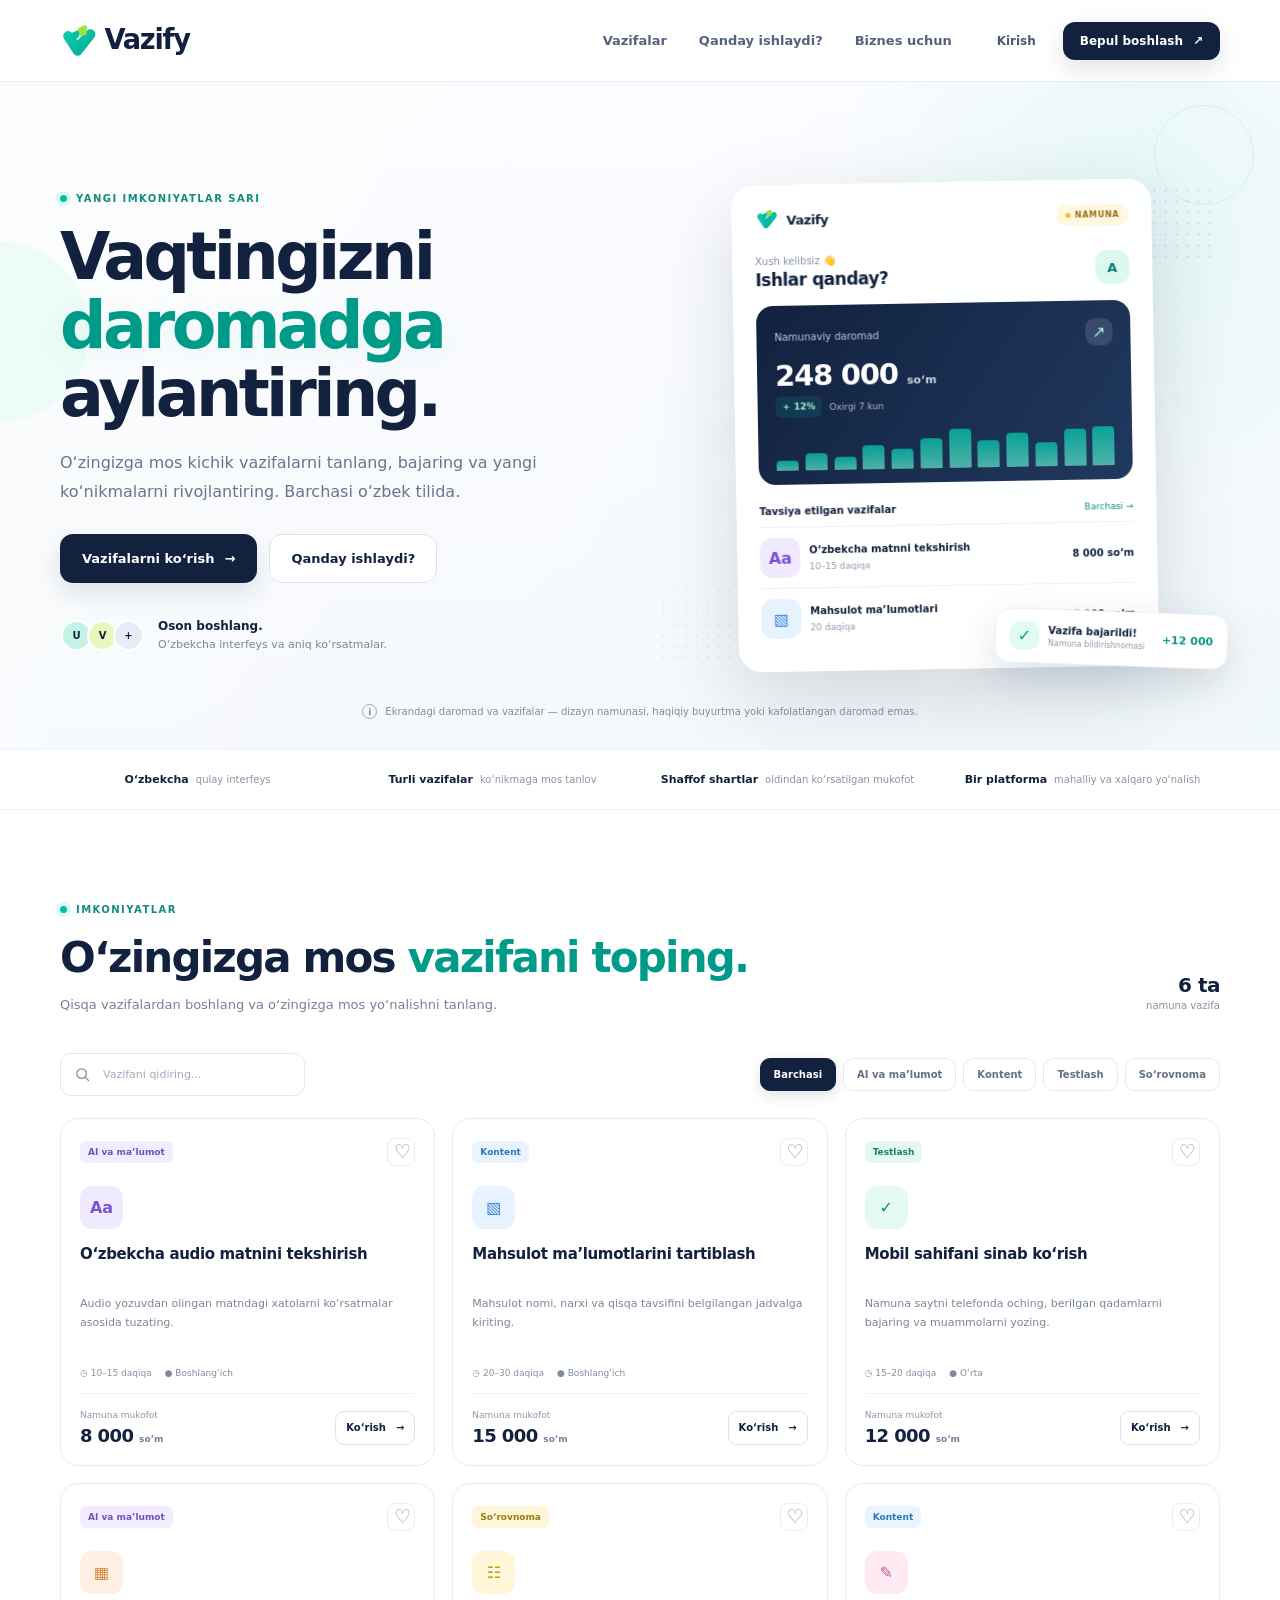
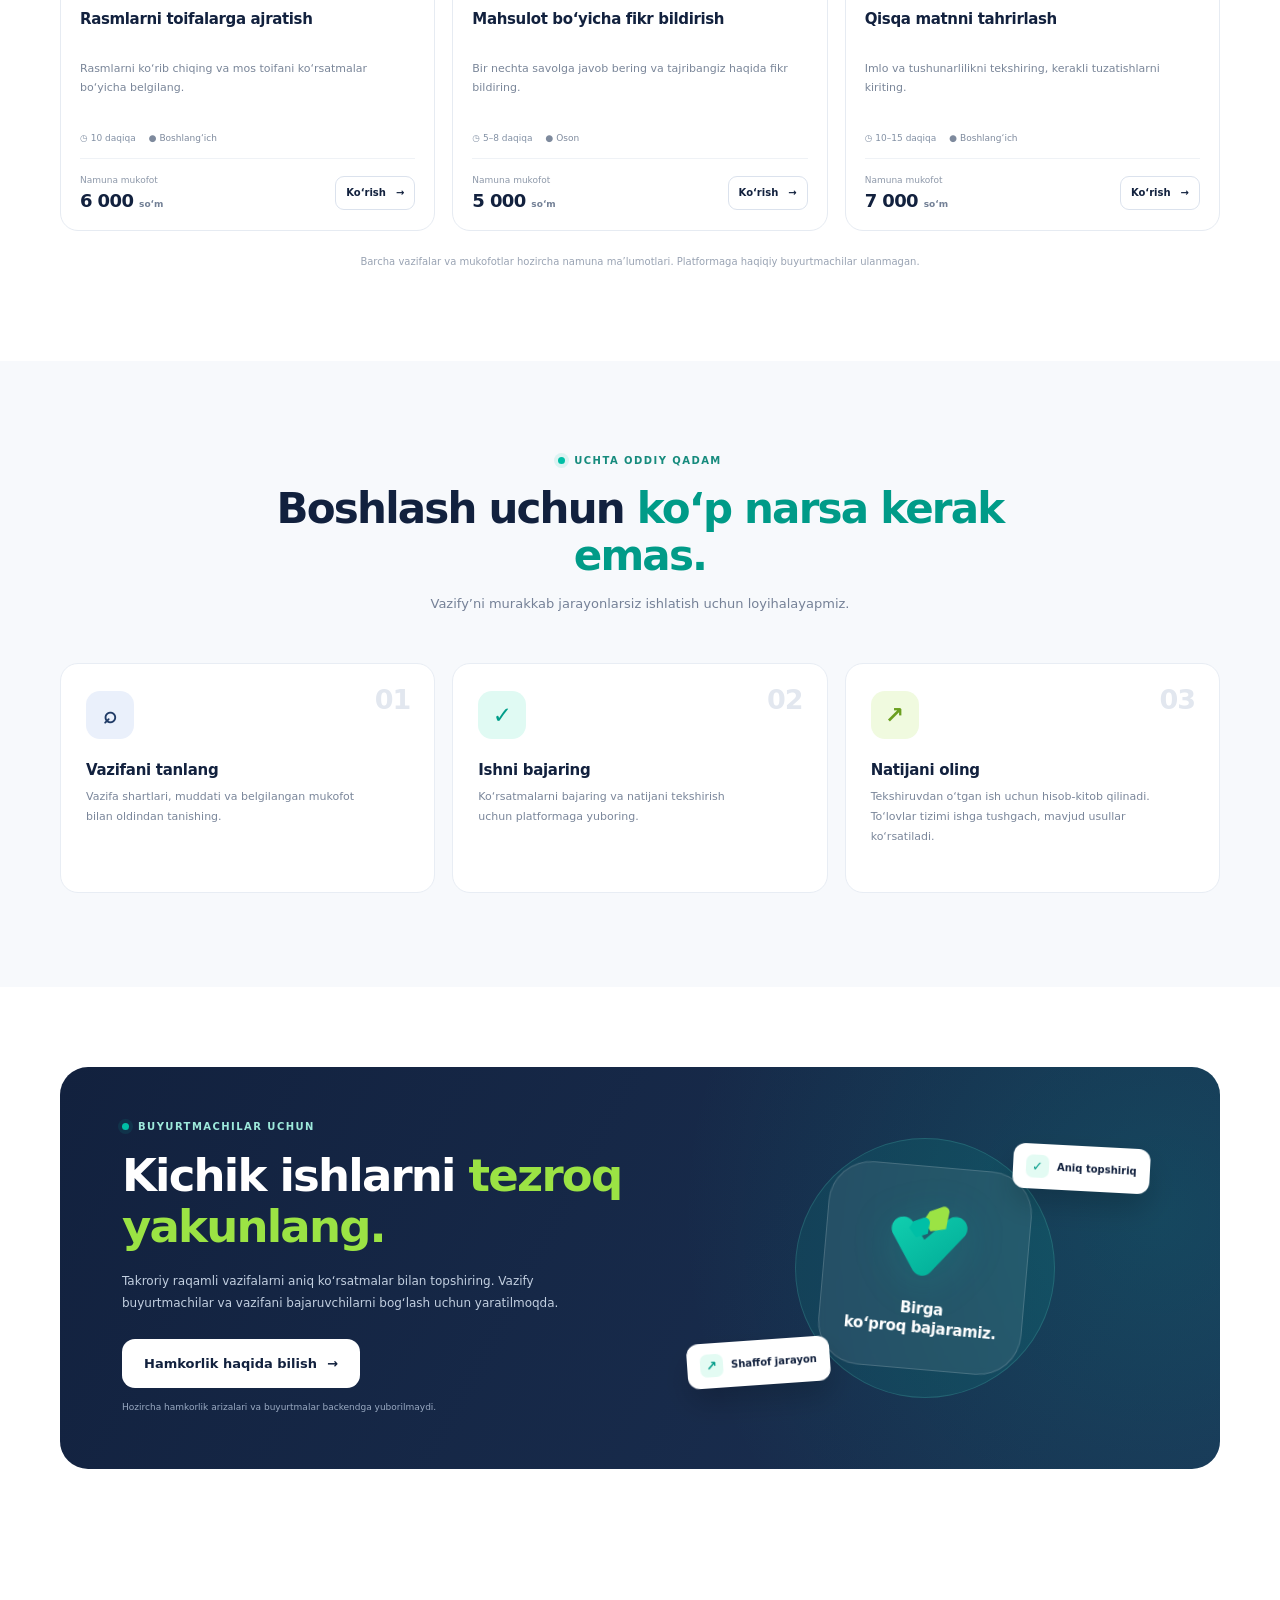
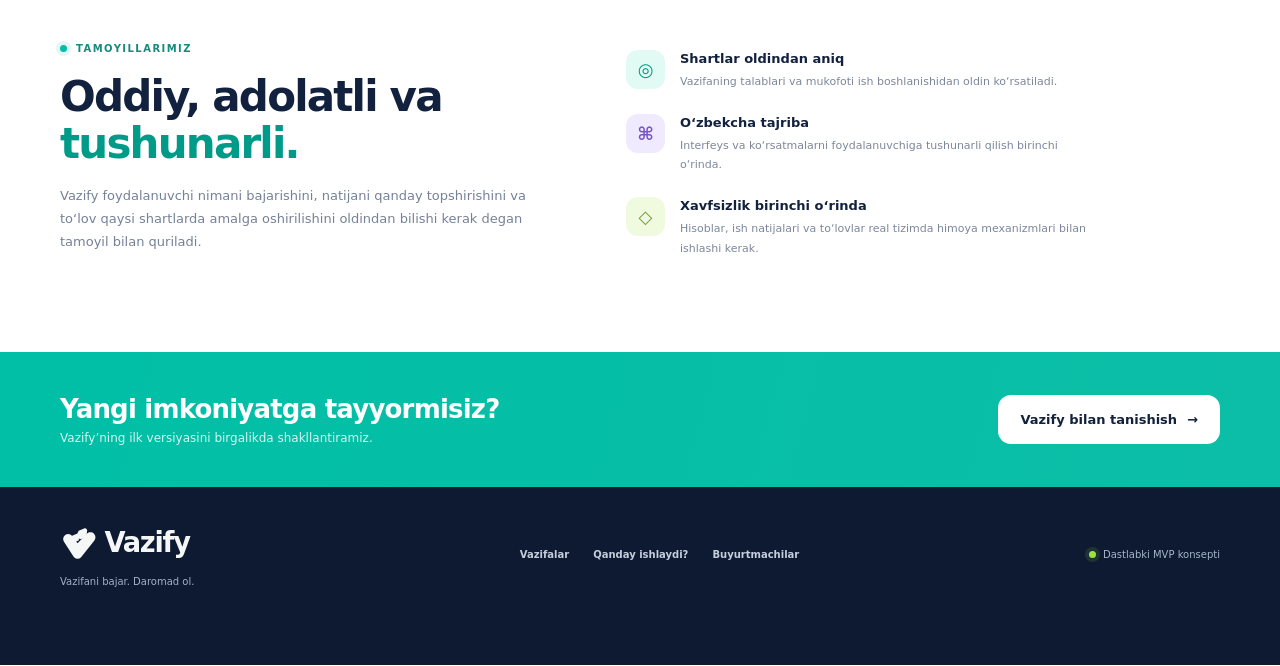
<file: vazify-demo.html>
<!doctype html>
<html lang="uz">
<head>
  <meta charset="utf-8">
  <meta name="viewport" content="width=device-width, initial-scale=1">
  <meta name="theme-color" content="#12213E">
  <meta name="description" content="Vazify — kichik vazifalarni bajarib, ko‘nikmalaringiz va vaqtingizni daromadga aylantirish uchun yaratilayotgan platforma.">
  <title>Vazify — Vazifani bajar. Daromad ol.</title>
  <link rel="icon" type="image/svg+xml" href="[data-uri]">
  <style>
:root{--navy:#12213e;--navy-2:#192d50;--teal:#00bfa6;--teal-dark:#009b88;--lime:#9be344;--ink:#202b42;--muted:#66738b;--line:#e6ebf2;--paper:#f7f9fc;--white:#fff;--shadow:0 24px 80px rgba(18,33,62,.10);--radius:22px}
*{box-sizing:border-box}html{scroll-behavior:smooth;scroll-padding-top:92px}body{margin:0;font-family:Inter,ui-sans-serif,system-ui,-apple-system,BlinkMacSystemFont,"Segoe UI",sans-serif;color:var(--ink);background:#fff;-webkit-font-smoothing:antialiased}button,input,a{font:inherit}a{color:inherit;text-decoration:none}button{cursor:pointer}button:focus-visible,a:focus-visible,input:focus-visible{outline:3px solid rgba(0,191,166,.45);outline-offset:3px}.container{width:min(1160px,calc(100% - 48px));margin-inline:auto}.skip-link{position:absolute;left:16px;top:-100px;background:white;padding:12px;z-index:1000}.skip-link:focus{top:12px}.site-header{height:82px;position:sticky;top:0;z-index:50;background:rgba(255,255,255,.94);backdrop-filter:blur(16px);border-bottom:1px solid rgba(230,235,242,.8)}.header-inner{height:100%;display:flex;align-items:center;justify-content:space-between;gap:28px}.brand{display:inline-flex;align-items:center;flex-shrink:0}.brand img{display:block;width:170px;height:auto}.primary-nav{display:flex;align-items:center;gap:32px;margin-left:auto}.primary-nav a,.footer-links a{font-size:13px;font-weight:650;color:#55627a;transition:color .2s}.primary-nav a:hover,.footer-links a:hover{color:var(--teal-dark)}.header-actions{display:flex;align-items:center;gap:10px}.btn{display:inline-flex;align-items:center;justify-content:center;gap:10px;border:1px solid transparent;border-radius:12px;font-weight:750;line-height:1;transition:transform .18s ease,box-shadow .18s ease,background .18s ease;color:var(--navy);white-space:nowrap}.btn:hover{transform:translateY(-1px)}.btn-small{padding:12px 16px;font-size:12px}.btn-large{padding:17px 21px;font-size:13px;border-radius:13px}.btn-primary{background:var(--navy);color:white;box-shadow:0 8px 20px rgba(18,33,62,.13)}.btn-primary:hover{background:#20375c;box-shadow:0 10px 24px rgba(18,33,62,.18)}.btn-secondary,.btn-outline{background:#fff;color:var(--navy);border-color:#dbe2ed}.btn-secondary:hover,.btn-outline:hover{border-color:#aebbd0;background:#fbfcfe}.btn-ghost{background:transparent;color:#4d5970}.btn-white{background:#fff;color:var(--navy)}.btn-white:hover{background:#f0fffc}.btn-full{width:100%}.menu-toggle{display:none;background:#fff;border:1px solid var(--line);border-radius:10px;padding:10px}.menu-toggle span{display:block;width:18px;height:2px;margin:3px;background:var(--navy);border-radius:4px}
.section-pad{padding:94px 0}.hero{position:relative;overflow:hidden;padding:78px 0 30px;background:radial-gradient(circle at 88% 20%,rgba(0,191,166,.075),transparent 24%),linear-gradient(180deg,#fbfcff 0%,#f6f9fc 100%)}.hero-grid{display:grid;grid-template-columns:1.02fr .98fr;align-items:center;gap:38px;position:relative;z-index:2}.hero-copy{padding:8px 0 12px}.eyebrow{display:flex;align-items:center;gap:9px;color:#168b7d;font-size:10px;letter-spacing:1.45px;text-transform:uppercase;font-weight:850;margin-bottom:19px}.eyebrow-dot{width:7px;height:7px;background:var(--teal);border-radius:50%;box-shadow:0 0 0 4px rgba(0,191,166,.11)}h1,h2,h3,p{margin-top:0}.hero h1{max-width:600px;margin-bottom:20px;font-size:clamp(42px,5.2vw,65px);line-height:1.055;letter-spacing:-3.6px;color:var(--navy);font-weight:820}.hero h1 span,.section-heading h2 span,.trust-grid h2 span{color:var(--teal-dark)}.hero-lead{max-width:510px;font-size:16px;line-height:1.8;color:#68758a;margin-bottom:28px}.hero-actions{display:flex;gap:12px;flex-wrap:wrap}.hero-trust{display:flex;align-items:center;gap:14px;margin-top:34px}.avatar-stack{display:flex;align-items:center;padding-left:1px}.avatar-stack span{width:31px;height:31px;display:grid;place-items:center;border:2px solid white;margin-left:-5px;border-radius:50%;font-size:10px;font-weight:800;color:var(--navy);background:#dff8f1}.avatar-stack span:first-child{margin-left:0;background:#c3f2e7}.avatar-stack span:nth-child(2){background:#e9f7be}.avatar-stack span:nth-child(3){background:#e8ecf5}.hero-trust p{margin:0;font-size:12px;line-height:1.5;color:var(--navy)}.hero-trust p span{font-size:11px;color:#7a869b;font-weight:500}.hero-visual{position:relative;min-height:480px;display:flex;align-items:center;justify-content:center;padding:22px 0}.visual-glow{position:absolute;width:450px;height:450px;border-radius:50%;background:radial-gradient(circle,rgba(0,191,166,.18),rgba(155,227,68,.09) 45%,transparent 70%);filter:blur(1px)}.dashboard-card{position:relative;z-index:2;width:min(100%,420px);border:1px solid rgba(255,255,255,.8);border-radius:24px;background:rgba(255,255,255,.96);padding:22px;box-shadow:0 28px 80px rgba(18,33,62,.15);transform:rotate(-1deg)}.dash-topline,.balance-top,.balance-bottom,.hello-line,.dash-section-heading,.mini-task,.task-card-top,.task-card-bottom,.task-meta{display:flex;align-items:center;justify-content:space-between}.dash-brand{display:flex;align-items:center;gap:7px;color:var(--navy);font-size:13px;font-weight:850;letter-spacing:-.4px}.demo-pill{display:flex;align-items:center;gap:5px;border-radius:100px;padding:6px 9px;background:#fff7de;color:#997015;font-size:8px;font-weight:900;letter-spacing:.7px}.demo-pill i{width:5px;height:5px;background:#efba35;border-radius:50%}.hello-line{margin:23px 0 16px}.muted-label{display:block;font-size:10px;color:#8290a5;margin-bottom:3px}.hello-line h3{font-size:17px;letter-spacing:-.5px;margin:0;color:var(--navy)}.profile-avatar{height:34px;width:34px;border-radius:12px;display:grid;place-items:center;background:#ddf8f0;color:#087e70;font-weight:800;font-size:13px}.balance-card{position:relative;overflow:hidden;padding:18px 18px 14px;background:linear-gradient(125deg,#12213e,#20395f);border-radius:17px;color:#fff}.balance-top{font-size:10px;color:#c0cbe0}.balance-icon{display:grid;place-items:center;width:27px;height:27px;border-radius:9px;background:rgba(255,255,255,.12);color:#a7f4d9;font-size:16px}.balance-amount{font-size:29px;font-weight:850;letter-spacing:-1.2px;margin:8px 0 4px}.balance-amount small{font-size:11px;font-weight:600;letter-spacing:0;color:#ced6e5}.balance-bottom{justify-content:flex-start;gap:8px;color:#aebbd2;font-size:9px}.trend{color:#a6f4d6;background:rgba(0,191,166,.13);padding:4px 6px;border-radius:5px;font-weight:800}.mini-chart{display:flex;align-items:end;gap:7px;height:39px;margin-top:14px;opacity:.85}.mini-chart span{flex:1;border-radius:4px 4px 1px 1px;background:linear-gradient(180deg,#00cdb1,#66e3cb);min-height:7px}.dash-section-heading{margin:21px 0 10px;font-size:10px;color:var(--navy)}.dash-section-heading a{font-size:9px;color:#168b7d}.mini-task{justify-content:flex-start;gap:9px;padding:10px 0;border-top:1px solid #eef1f6}.task-symbol{width:40px;height:40px;display:grid;place-items:center;flex-shrink:0;border-radius:12px;font-size:16px;font-weight:850}.symbol-violet{background:#f0eaff;color:#7a54d5}.symbol-blue{background:#e7f3ff;color:#3788d7}.symbol-green{background:#e4faf0;color:#168e66}.symbol-orange{background:#fff0e3;color:#d58b3f}.symbol-yellow{background:#fff7d8;color:#c79a17}.symbol-pink{background:#ffeaf3;color:#c45c8a}.mini-task-copy{flex:1;min-width:0}.mini-task-copy strong{display:block;color:var(--navy);font-size:10px;line-height:1.35}.mini-task-copy span{display:block;margin-top:4px;color:#8b96a9;font-size:9px}.mini-reward{white-space:nowrap;color:var(--navy);font-size:10px}.floating-confirm{position:absolute;z-index:3;right:-8px;bottom:25px;display:flex;align-items:center;gap:9px;padding:12px 14px;background:white;border:1px solid #edf0f5;border-radius:15px;box-shadow:0 15px 40px rgba(18,33,62,.13);transform:rotate(2deg)}.confirm-check{width:29px;height:29px;display:grid;place-items:center;border-radius:10px;background:#e1fbf3;color:#089a83;font-weight:900}.floating-confirm strong,.floating-confirm small{display:block}.floating-confirm strong{font-size:10px;color:var(--navy)}.floating-confirm small{font-size:8px;color:#8d97a9;margin-top:3px}.floating-confirm b{margin-left:8px;font-size:11px;color:#089a83;white-space:nowrap}.decor-dots{position:absolute;width:80px;height:80px;opacity:.45;background-image:radial-gradient(#9adfd4 1.4px,transparent 1.4px);background-size:11px 11px}.dots-a{top:25px;right:2px}.dots-b{bottom:25px;left:-12px;opacity:.24}.hero-orb{position:absolute;border-radius:50%;pointer-events:none}.orb-one{width:180px;height:180px;background:#edfcf6;left:-90px;top:160px}.orb-two{width:100px;height:100px;border:1px solid rgba(0,191,166,.12);right:2%;top:23px}.demo-note{position:relative;z-index:2;display:flex;align-items:center;justify-content:center;gap:8px;margin-top:13px;color:#7f8b9e;font-size:10px;text-align:center}.note-icon{display:grid;place-items:center;width:15px;height:15px;border:1px solid #9aa7b8;border-radius:50%;font-size:9px;font-weight:800;flex-shrink:0}
.proof-strip{border-block:1px solid #edf0f5;background:#fff}.proof-inner{display:grid;grid-template-columns:repeat(4,1fr);padding:23px 0;gap:20px}.proof-inner>div{display:flex;align-items:center;justify-content:center;gap:7px;font-size:10px;color:#8994a6}.proof-inner strong{color:var(--navy);font-size:11px}.section-heading{margin-bottom:36px}.section-heading h2,.trust-grid h2{max-width:690px;color:var(--navy);font-size:clamp(30px,3.3vw,42px);line-height:1.13;letter-spacing:-1.8px;font-weight:820;margin-bottom:12px}.section-heading p,.trust-grid>div:first-child>p{color:#758197;font-size:13px;line-height:1.8;max-width:610px;margin-bottom:0}.section-heading-row{display:flex;align-items:flex-end;justify-content:space-between;gap:24px}.task-count{text-align:right;flex-shrink:0;padding-bottom:6px}.task-count strong,.task-count span{display:block}.task-count strong{font-size:20px;color:var(--navy);letter-spacing:-.5px}.task-count span{font-size:10px;color:#8490a2;margin-top:3px}.tasks-section{background:#fff}.task-toolbar{display:flex;align-items:center;justify-content:space-between;gap:17px;margin-bottom:22px}.search-box{width:245px;min-width:200px;display:flex;align-items:center;gap:10px;padding:0 13px;height:43px;border:1px solid #e2e8f1;border-radius:11px;background:#fff}.search-box svg{width:17px;height:17px;fill:none;stroke:#8090a5;stroke-width:1.8;stroke-linecap:round}.search-box input{min-width:0;flex:1;border:0;outline:none;background:transparent;font-size:11px;color:var(--navy)}.search-box input::placeholder{color:#a0aabb}.filter-list{display:flex;align-items:center;gap:7px;flex-wrap:wrap}.filter-chip{padding:10px 13px;border:1px solid #e4e9f0;border-radius:10px;background:#fff;color:#647087;font-size:10px;font-weight:700;transition:all .18s}.filter-chip:hover{border-color:#b9ded8;color:var(--teal-dark)}.filter-chip.active{background:var(--navy);border-color:var(--navy);color:white}.task-grid{display:grid;grid-template-columns:repeat(3,minmax(0,1fr));gap:17px}.task-card{display:flex;flex-direction:column;min-width:0;border:1px solid #e6ebf2;background:white;border-radius:18px;padding:19px;transition:transform .2s ease,border-color .2s ease,box-shadow .2s ease}.task-card:hover{transform:translateY(-3px);border-color:#c9e7e2;box-shadow:0 16px 35px rgba(18,33,62,.06)}.task-card-top{margin-bottom:20px}.category-tag{display:inline-flex;align-items:center;border-radius:6px;padding:6px 8px;font-size:9px;font-weight:800;white-space:nowrap}.tag-purple{color:#7153bf;background:#f1ecff}.tag-blue{color:#2d78bb;background:#e9f4ff}.tag-green{color:#16865f;background:#e6f8ee}.tag-yellow{color:#9b7a12;background:#fff6d9}.save-task{width:28px;height:28px;border:1px solid #e8edf4;border-radius:8px;background:#fff;color:#8792a5;font-size:19px;line-height:1;display:grid;place-items:center}.save-task[aria-pressed="true"]{color:#e4537b;background:#fff0f4;border-color:#ffcad9}.task-card .task-symbol{margin-bottom:15px;width:43px;height:43px}.task-card h3{font-size:15px;line-height:1.4;letter-spacing:-.35px;color:var(--navy);margin-bottom:8px;min-height:42px}.task-card>p{font-size:11px;line-height:1.75;color:#7a8699;margin-bottom:17px;min-height:57px}.task-meta{justify-content:flex-start;gap:13px;flex-wrap:wrap;padding-bottom:15px;border-bottom:1px solid #eff2f6;color:#8290a4;font-size:9px}.task-meta span:last-child{color:#7e8a9d}.task-card-bottom{gap:8px;margin-top:auto;padding-top:16px;align-items:center}.task-card-bottom>div small,.task-card-bottom>div strong{display:block}.task-card-bottom small{font-size:9px;color:#8d98a9;margin-bottom:5px}.task-card-bottom strong{font-size:18px;letter-spacing:-.6px;color:var(--navy)}.task-card-bottom em{font-size:9px;font-style:normal;letter-spacing:0;color:#738096}.btn-outline{padding:11px 10px;font-size:10px;border-radius:9px}.tasks-disclaimer{text-align:center;font-size:10px;color:#99a3b3;margin:25px 0 0}.empty-state{text-align:center;border:1px dashed #d5deea;background:#fbfcfe;border-radius:16px;padding:40px 20px}.empty-state>div{font-size:34px;color:#91a0b5}.empty-state h3{color:var(--navy);margin:8px 0}.empty-state p{color:#77849a;font-size:12px;margin-bottom:18px}.steps-section{background:#f7f9fc}.centered{text-align:center}.centered .eyebrow{justify-content:center}.centered h2,.centered p{margin-inline:auto}.centered h2{max-width:740px}.steps-grid{display:grid;grid-template-columns:repeat(3,1fr);gap:17px;margin-top:48px}.step-card{position:relative;border:1px solid #e8edf4;background:white;border-radius:18px;padding:27px 25px 25px;min-height:230px}.step-number{position:absolute;right:24px;top:20px;color:#e2e7ef;font-size:27px;font-weight:850;letter-spacing:-1px}.step-icon{width:48px;height:48px;display:grid;place-items:center;border-radius:14px;font-size:23px;font-weight:850;margin-bottom:22px}.icon-navy{background:#eaf0fb;color:#203b66}.icon-teal{background:#e0faf3;color:#009d89}.icon-lime{background:#f0fadf;color:#6b9f20}.step-card h3{font-size:15px;color:var(--navy);margin-bottom:8px;letter-spacing:-.3px}.step-card p{font-size:11px;line-height:1.8;color:#7a869a;margin-bottom:0;max-width:280px}.business-section{padding-top:80px;padding-bottom:80px;background:#fff}.business-panel{position:relative;overflow:hidden;display:grid;grid-template-columns:1.1fr .9fr;align-items:center;min-height:385px;padding:54px 62px;background:linear-gradient(118deg,#12213e 0%,#1b3153 100%);border-radius:28px;color:white}.eyebrow-light{color:#9de9db}.business-copy{position:relative;z-index:2;max-width:510px}.business-copy h2{font-size:clamp(32px,3.8vw,45px);line-height:1.13;letter-spacing:-1.8px;margin:0 0 17px;font-weight:820}.business-copy h2 span{color:#9be344}.business-copy p{max-width:450px;color:#c2cfe0;line-height:1.85;font-size:12px;margin-bottom:25px}.business-copy small{display:block;max-width:380px;font-size:9px;line-height:1.5;color:#9aaac2;margin-top:13px}.business-visual{position:relative;min-height:260px;display:flex;align-items:center;justify-content:center}.business-circle{position:absolute;border-radius:50%}.circle-back{width:260px;height:260px;background:rgba(0,191,166,.12);border:1px solid rgba(110,241,219,.16)}.circle-front{width:204px;height:204px;display:flex;align-items:center;justify-content:center;flex-direction:column;gap:6px;background:rgba(255,255,255,.07);border:1px solid rgba(255,255,255,.16);backdrop-filter:blur(5px);transform:rotate(5deg);border-radius:43px}.circle-front img{filter:drop-shadow(0 8px 20px rgba(0,191,166,.17))}.circle-front strong{text-align:center;font-size:15px;line-height:1.25;letter-spacing:-.35px;color:#fff}.business-float{position:absolute;display:flex;align-items:center;gap:8px;padding:11px 13px;border-radius:12px;background:white;color:var(--navy);font-size:10px;font-weight:800;box-shadow:0 15px 30px rgba(0,0,0,.18)}.business-float span{width:23px;height:23px;display:grid;place-items:center;border-radius:7px;background:#e3fbf3;color:#009b88;font-size:13px}.float-top{top:8px;right:8px;transform:rotate(3deg)}.float-bottom{bottom:13px;left:-5px;transform:rotate(-4deg)}.trust-grid{display:grid;grid-template-columns:.9fr 1.1fr;gap:80px;align-items:start}.trust-grid h2{margin-bottom:16px}.trust-items{display:flex;flex-direction:column;gap:23px;padding-top:7px}.trust-items article{display:flex;align-items:flex-start;gap:15px}.trust-icon{width:39px;height:39px;display:grid;place-items:center;flex-shrink:0;border-radius:12px;font-size:18px;font-weight:800}.trust-icon-teal{color:#009b88;background:#e1faf3}.trust-icon-purple{color:#7654c4;background:#f0eaff}.trust-icon-lime{color:#719e26;background:#f0fadf}.trust-items h3{font-size:13px;color:var(--navy);margin:1px 0 6px}.trust-items p{font-size:11px;line-height:1.75;color:#7c879b;margin-bottom:0;max-width:420px}.final-cta{padding:42px 0;background:linear-gradient(105deg,#00bfa6,#16bda7)}.final-cta-inner{display:flex;align-items:center;justify-content:space-between;gap:28px}.final-cta h2{color:#fff;font-size:26px;letter-spacing:-.8px;margin-bottom:7px}.final-cta p{color:rgba(255,255,255,.84);font-size:12px;margin-bottom:0}.site-footer{background:#0e1a32;color:white;padding:36px 0 20px}.footer-top{display:flex;align-items:center;justify-content:space-between;gap:25px;padding-bottom:30px}.footer-brand .brand img{filter:brightness(0) invert(1);opacity:.96}.footer-brand p{font-size:10px;color:#a4b1c5;margin:8px 0 0}.footer-links{display:flex;gap:24px;flex-wrap:wrap}.footer-links a{color:#c4cedc;font-size:10px}.footer-status{display:flex;align-items:center;gap:7px;color:#a5b5c7;font-size:10px}.status-dot{width:7px;height:7px;background:#9be344;border-radius:50%;box-shadow:0 0 0 4px rgba(155,227,68,.12)}.footer-bottom{display:flex;justify-content:space-between;gap:18px;padding-top:17px;border-top:1px solid rgba(255,255,255,.1);color:#8493a9;font-size:9px}
.modal-backdrop{position:fixed;inset:0;z-index:100;display:grid;place-items:center;padding:20px;background:rgba(10,20,39,.58);backdrop-filter:blur(5px)}.modal-backdrop[hidden]{display:none}.modal-card{position:relative;width:min(100%,465px);max-height:min(90vh,750px);overflow-y:auto;padding:30px;background:white;border:1px solid rgba(255,255,255,.8);border-radius:22px;box-shadow:0 30px 100px rgba(5,15,35,.3)}.task-modal-card{width:min(100%,570px)}.modal-close{position:absolute;right:18px;top:17px;width:31px;height:31px;display:grid;place-items:center;border:1px solid #e5eaf1;border-radius:9px;background:#fff;color:#647087;font-size:23px;line-height:1}.modal-logo{width:53px;height:53px;display:grid;place-items:center;background:#effcf8;border-radius:15px;margin-bottom:18px}.modal-card h2{font-size:25px;line-height:1.2;letter-spacing:-.8px;color:var(--navy);margin:13px 0 10px}.modal-card>p{font-size:12px;line-height:1.8;color:#77849a;margin-bottom:18px}.modal-stats{display:grid;grid-template-columns:repeat(3,1fr);gap:9px;margin:22px 0}.modal-stats>div{border:1px solid #e9edf4;border-radius:12px;padding:13px 11px}.modal-stats small,.modal-stats strong{display:block}.modal-stats small{font-size:9px;color:#8c97a8;margin-bottom:8px}.modal-stats strong{font-size:12px;color:var(--navy)}.modal-info{padding:15px 16px;background:#f5f8fc;border:1px solid #e9eef5;border-radius:12px;margin:18px 0}.modal-info strong{display:block;color:var(--navy);font-size:11px;margin-bottom:5px}.modal-info p{margin:0;font-size:10px;line-height:1.7;color:#78859a}.toast{position:fixed;z-index:150;left:50%;bottom:22px;transform:translate(-50%,20px);max-width:calc(100% - 32px);padding:13px 17px;border-radius:12px;background:#12213e;color:white;font-size:12px;line-height:1.5;box-shadow:0 15px 40px rgba(18,33,62,.24);opacity:0;pointer-events:none;transition:opacity .2s ease,transform .2s ease}.toast.show{opacity:1;transform:translate(-50%,0)}
@media(max-width:1020px){.primary-nav{gap:18px}.hero-grid{gap:18px}.hero h1{font-size:clamp(41px,5.3vw,58px)}.hero-visual{min-height:435px}.dashboard-card{padding:18px;width:min(100%,390px)}.floating-confirm{right:-1px;bottom:12px}.task-toolbar{align-items:flex-start;flex-direction:column}.search-box{width:100%}.filter-list{width:100%}.task-grid{gap:13px}.task-card{padding:15px}.task-card-bottom{align-items:flex-start;flex-direction:column}.task-card-bottom .btn{width:100%}.trust-grid{gap:45px}.business-panel{padding:45px}}
@media(max-width:760px){.container{width:min(100% - 34px,560px)}.site-header{height:70px}.brand img{width:145px}.header-inner{gap:12px}.menu-toggle{display:block;margin-left:auto}.primary-nav{display:none;position:absolute;top:69px;left:0;right:0;padding:18px 22px 22px;background:#fff;border-bottom:1px solid var(--line);box-shadow:0 18px 28px rgba(18,33,62,.08);flex-direction:column;align-items:flex-start;gap:18px}.primary-nav.open{display:flex}.header-actions{gap:5px}.header-actions .btn-small{padding:10px 10px;font-size:10px}.header-actions .btn-ghost{display:none}.hero{padding:53px 0 25px}.hero-grid{grid-template-columns:1fr;gap:8px}.hero-copy{padding:0}.hero h1{max-width:560px;font-size:clamp(42px,10.4vw,60px);letter-spacing:-2.8px}.hero-lead{font-size:14px;line-height:1.8;max-width:520px}.hero-actions{gap:9px}.hero-actions .btn{flex:1;padding:15px 12px;font-size:11px}.hero-trust{margin-top:25px}.hero-visual{min-height:415px;margin:0 -4px;padding:18px 0}.visual-glow{width:340px;height:340px}.dashboard-card{width:min(100%,390px);padding:17px}.floating-confirm{right:0;bottom:10px}.demo-note{align-items:flex-start;line-height:1.6;padding:0 2px;font-size:9px}.proof-inner{grid-template-columns:repeat(2,1fr);gap:20px 13px;padding:21px 0}.proof-inner>div{justify-content:flex-start;font-size:9px;display:block}.proof-inner strong{display:block;font-size:11px;margin-bottom:4px}.section-pad{padding:66px 0}.section-heading h2,.trust-grid h2{font-size:33px;letter-spacing:-1.3px}.section-heading-row{align-items:flex-start}.task-count{padding-top:10px}.task-count strong{font-size:16px}.task-count span{font-size:9px}.task-toolbar{gap:12px}.filter-list{gap:6px}.filter-chip{padding:9px 10px;font-size:9px}.task-grid{grid-template-columns:1fr 1fr;gap:10px}.task-card{padding:14px;border-radius:15px}.task-card-top{margin-bottom:16px}.category-tag{font-size:8px;padding:5px 6px}.task-symbol{width:35px;height:35px;border-radius:10px}.task-card .task-symbol{width:37px;height:37px;margin-bottom:12px}.task-card h3{font-size:13px;min-height:54px}.task-card>p{font-size:10px;min-height:72px;line-height:1.65}.task-meta{gap:6px;font-size:8px;align-items:flex-start;flex-direction:column}.task-card-bottom{padding-top:12px}.task-card-bottom strong{font-size:16px}.btn-outline{font-size:9px;padding:10px}.steps-grid{grid-template-columns:1fr;gap:11px;margin-top:30px}.step-card{min-height:0;padding:21px}.step-number{top:17px;right:20px}.step-icon{margin-bottom:16px}.business-section{padding:55px 0}.business-panel{grid-template-columns:1fr;padding:33px 25px 22px;border-radius:22px}.business-copy h2{font-size:34px}.business-copy p{font-size:11px}.business-visual{min-height:260px;margin-top:10px}.circle-back{width:225px;height:225px}.circle-front{width:175px;height:175px;border-radius:36px}.circle-front img{width:78px;height:78px}.circle-front strong{font-size:13px}.float-top{top:3px;right:4px}.float-bottom{bottom:3px;left:0}.trust-grid{grid-template-columns:1fr;gap:30px}.trust-items{gap:20px}.final-cta{padding:32px 0}.final-cta-inner{flex-direction:column;align-items:flex-start;gap:20px}.final-cta h2{font-size:24px}.final-cta .btn{width:100%}.footer-top{align-items:flex-start;flex-direction:column;gap:22px}.footer-links{gap:17px}.footer-bottom{flex-direction:column;gap:9px;line-height:1.6}.modal-card{padding:25px 20px}.modal-card h2{font-size:22px}.modal-stats{gap:6px}.modal-stats>div{padding:11px 8px}.modal-stats small{font-size:8px}.modal-stats strong{font-size:10px}}
@media(max-width:390px){.container{width:calc(100% - 28px)}.header-actions .btn-primary{font-size:9px;padding:10px 8px}.brand img{width:130px}.hero h1{font-size:41px}.hero-actions{flex-direction:column}.task-grid{grid-template-columns:1fr}.task-card h3{min-height:0}.task-card>p{min-height:0}.task-card-bottom{align-items:center;flex-direction:row}.task-card-bottom .btn{width:auto}.task-meta{flex-direction:row}.section-heading-row{gap:8px}.task-count{padding-top:4px}.modal-stats{grid-template-columns:1fr}.modal-stats>div{display:flex;align-items:center;justify-content:space-between}.modal-stats small{margin:0}.mini-reward{font-size:9px}}
@media(prefers-reduced-motion:reduce){*,*::before,*::after{scroll-behavior:auto!important;transition:none!important;animation:none!important}}

/* Preserve native hidden-state behavior even for elements with explicit layout display rules. */
.task-grid[hidden],.task-card[hidden],.empty-state[hidden],.modal-backdrop[hidden]{display:none!important}


/* Vazify motion & polish pass — subtle, purposeful motion with accessibility support. */
:root{
  --motion-fluid:cubic-bezier(.22,1,.36,1);
  --motion-soft:cubic-bezier(.2,.7,.2,1);
  --motion-quick:cubic-bezier(.2,.8,.2,1);
}
html{scroll-behavior:smooth;scroll-padding-top:104px}
body{background:#fff;overflow-x:clip}
.site-header{transition:box-shadow .35s var(--motion-fluid),background .35s var(--motion-fluid),border-color .35s var(--motion-fluid)}
.site-header.is-scrolled{background:rgba(255,255,255,.9);border-bottom-color:rgba(219,229,239,.86);box-shadow:0 10px 34px rgba(18,33,62,.065)}
.primary-nav a,.footer-links a{position:relative;transition:color .28s var(--motion-soft)}
.primary-nav a::after,.footer-links a::after{content:"";position:absolute;left:0;right:100%;bottom:-7px;height:2px;border-radius:2px;background:var(--teal);transition:right .32s var(--motion-fluid)}
.primary-nav a:hover::after,.primary-nav a:focus-visible::after,.footer-links a:hover::after{right:0}
.btn{position:relative;isolation:isolate;overflow:hidden;transition:transform .32s var(--motion-fluid),box-shadow .32s var(--motion-fluid),background .28s ease,border-color .28s ease}
.btn::after{content:"";position:absolute;inset:0;z-index:-1;background:linear-gradient(110deg,transparent 20%,rgba(255,255,255,.13) 48%,transparent 74%);transform:translateX(-120%);transition:transform .65s var(--motion-fluid)}
.btn:hover::after{transform:translateX(120%)}
.btn:hover{transform:translateY(-2px)}
.btn:active{transform:translateY(0) scale(.985)}
.btn-primary{box-shadow:0 9px 24px rgba(18,33,62,.12)}
.btn-primary:hover{box-shadow:0 14px 30px rgba(18,33,62,.19)}
.btn-secondary:hover,.btn-outline:hover{box-shadow:0 8px 22px rgba(18,33,62,.055);transform:translateY(-2px)}
.menu-toggle{transition:background .25s ease,border-color .25s ease,transform .25s var(--motion-fluid)}
.menu-toggle:hover{background:#f3fbf9;border-color:#bfe9e2;transform:translateY(-1px)}
.hero{isolation:isolate;background-size:100% 100%;}
.hero::after{content:"";position:absolute;inset:0;z-index:-1;pointer-events:none;background:linear-gradient(120deg,rgba(255,255,255,.38),transparent 45%,rgba(0,191,166,.025));}
.page-ready .hero-copy>*{opacity:0;transform:translateY(18px);}
.page-ready .hero-copy>.eyebrow{animation:hero-rise .72s var(--motion-fluid) .05s forwards}
.page-ready .hero-copy>h1{animation:hero-rise .8s var(--motion-fluid) .13s forwards}
.page-ready .hero-copy>.hero-lead{animation:hero-rise .8s var(--motion-fluid) .22s forwards}
.page-ready .hero-copy>.hero-actions{animation:hero-rise .8s var(--motion-fluid) .3s forwards}
.page-ready .hero-copy>.hero-trust{animation:hero-rise .8s var(--motion-fluid) .38s forwards}
.hero h1 span{display:inline-block;text-shadow:0 7px 28px rgba(0,191,166,.08)}
.eyebrow-dot{animation:dot-breathe 3s ease-in-out infinite}
.visual-glow{transform:translate3d(var(--glow-x,0px),var(--glow-y,0px),0);transition:transform .8s var(--motion-fluid),opacity .8s ease;will-change:transform;animation:glow-breathe 7s ease-in-out infinite}
.dashboard-card{transform-origin:center center;will-change:transform;animation:dashboard-float 7.5s var(--motion-fluid) 1s infinite}
.floating-confirm{will-change:transform;animation:confirm-float 6s var(--motion-fluid) 1.2s infinite}
.decor-dots{animation:dots-drift 13s ease-in-out infinite alternate}
.dots-b{animation-delay:-5s}
.orb-one{animation:orb-drift 14s ease-in-out infinite alternate}
.orb-two{animation:orb-drift 11s ease-in-out -3s infinite alternate-reverse}
.mini-chart span{transform-origin:bottom;animation:chart-grow .9s var(--motion-fluid) both}
.mini-chart span:nth-child(1){animation-delay:.12s}.mini-chart span:nth-child(2){animation-delay:.18s}.mini-chart span:nth-child(3){animation-delay:.24s}.mini-chart span:nth-child(4){animation-delay:.3s}.mini-chart span:nth-child(5){animation-delay:.36s}.mini-chart span:nth-child(6){animation-delay:.42s}.mini-chart span:nth-child(7){animation-delay:.48s}.mini-chart span:nth-child(8){animation-delay:.54s}.mini-chart span:nth-child(9){animation-delay:.6s}.mini-chart span:nth-child(10){animation-delay:.66s}.mini-chart span:nth-child(11){animation-delay:.72s}.mini-chart span:nth-child(12){animation-delay:.78s}
.task-card{position:relative;overflow:hidden;transition:transform .38s var(--motion-fluid),border-color .32s ease,box-shadow .38s var(--motion-fluid),background .32s ease;}
.task-card::before{content:"";position:absolute;inset:0;pointer-events:none;opacity:0;background:radial-gradient(circle at 15% 0%,rgba(0,191,166,.07),transparent 48%);transition:opacity .35s ease}
.task-card:hover{transform:translateY(-6px);border-color:rgba(0,191,166,.32);box-shadow:0 22px 48px rgba(18,33,62,.09)}
.task-card:hover::before{opacity:1}
.task-card .task-symbol{transition:transform .42s var(--motion-fluid),box-shadow .35s ease}
.task-card:hover .task-symbol{transform:translateY(-2px) rotate(-4deg) scale(1.045);box-shadow:0 8px 20px rgba(18,33,62,.06)}
.save-task{transition:transform .28s var(--motion-fluid),background .25s ease,color .25s ease}
.save-task:hover{transform:scale(1.12)}
.save-task[aria-pressed="true"]{animation:heart-pop .38s var(--motion-fluid)}
.filter-chip{transition:transform .28s var(--motion-fluid),color .25s ease,background .25s ease,border-color .25s ease,box-shadow .25s ease}
.filter-chip:active{transform:scale(.96)}
.filter-chip.active{box-shadow:0 5px 14px rgba(18,33,62,.12)}
.search-box{transition:border-color .3s ease,box-shadow .3s ease,transform .3s var(--motion-fluid)}
.search-box:focus-within{border-color:rgba(0,191,166,.6);box-shadow:0 0 0 4px rgba(0,191,166,.09);transform:translateY(-1px)}
.step-card{transition:transform .36s var(--motion-fluid),border-color .32s ease,box-shadow .36s var(--motion-fluid)}
.step-card:hover{transform:translateY(-5px);border-color:#cfe9e4;box-shadow:0 17px 38px rgba(18,33,62,.065)}
.step-icon{transition:transform .4s var(--motion-fluid)}
.step-card:hover .step-icon{transform:translateY(-2px) rotate(-5deg)}
.proof-inner>div{transition:transform .3s var(--motion-fluid)}
.proof-inner>div:hover{transform:translateY(-3px)}
.business-panel{isolation:isolate}
.business-panel::before{content:"";position:absolute;inset:-30%;z-index:-1;pointer-events:none;background:radial-gradient(circle at 78% 42%,rgba(0,191,166,.17),transparent 32%);animation:business-glow 9s ease-in-out infinite alternate}
.circle-back{animation:circle-breathe 8s ease-in-out infinite}
.circle-front{transform-origin:center;animation:brand-float 6.5s var(--motion-fluid) infinite}
.float-top{animation:badge-float 5.5s var(--motion-fluid) infinite}
.float-bottom{animation:badge-float 6.5s var(--motion-fluid) -2s infinite reverse}
.final-cta{background-size:180% 180%;animation:cta-sheen 12s ease infinite}
.modal-backdrop:not([hidden]){animation:backdrop-in .22s ease-out both}
.modal-card{transform-origin:center;}
.modal-backdrop:not([hidden]) .modal-card{animation:modal-in .38s var(--motion-fluid) both}
.modal-close{transition:transform .28s var(--motion-fluid),background .2s ease,color .2s ease}
.modal-close:hover{transform:rotate(90deg);background:#f1fbf9;color:var(--teal-dark)}
.toast{transition:opacity .35s ease,transform .45s var(--motion-fluid)}
.scroll-progress{position:fixed;top:0;left:0;right:0;height:3px;z-index:200;background:linear-gradient(90deg,var(--teal),var(--lime));transform:scaleX(var(--progress,0));transform-origin:left center;box-shadow:0 0 12px rgba(0,191,166,.22);pointer-events:none}
.js-enabled .reveal-on-scroll{opacity:0;transform:translateY(22px) scale(.99);transition:opacity .72s var(--motion-fluid) var(--reveal-delay,0ms),transform .78s var(--motion-fluid) var(--reveal-delay,0ms)}
.js-enabled .reveal-on-scroll.is-visible{opacity:1;transform:translateY(0) scale(1)}
.js-enabled .task-card.reveal-on-scroll.is-visible:hover{transform:translateY(-6px) scale(1)}
.js-enabled .step-card.reveal-on-scroll.is-visible:hover{transform:translateY(-5px) scale(1)}
@keyframes hero-rise{to{opacity:1;transform:translateY(0)}}
@keyframes dot-breathe{0%,100%{box-shadow:0 0 0 4px rgba(0,191,166,.1)}50%{box-shadow:0 0 0 7px rgba(0,191,166,.035)}}
@keyframes glow-breathe{0%,100%{opacity:.82}50%{opacity:1}}
@keyframes dashboard-float{0%,100%{transform:translateY(0) rotate(-1deg)}50%{transform:translateY(-7px) rotate(-.45deg)}}
@keyframes confirm-float{0%,100%{transform:translateY(0) rotate(2deg)}50%{transform:translateY(-8px) rotate(1deg)}}
@keyframes dots-drift{from{translate:0 0}to{translate:8px -12px}}
@keyframes orb-drift{from{translate:0 0;scale:1}to{translate:14px -10px;scale:1.06}}
@keyframes chart-grow{from{transform:scaleY(.15);opacity:.3}to{transform:scaleY(1);opacity:.85}}
@keyframes heart-pop{0%{transform:scale(.8)}55%{transform:scale(1.2)}100%{transform:scale(1)}}
@keyframes business-glow{from{transform:translate3d(-1%,0,0);opacity:.6}to{transform:translate3d(2%,-1%,0);opacity:1}}
@keyframes circle-breathe{0%,100%{transform:scale(1)}50%{transform:scale(1.035)}}
@keyframes brand-float{0%,100%{transform:translateY(0) rotate(5deg)}50%{transform:translateY(-6px) rotate(3deg)}}
@keyframes badge-float{0%,100%{translate:0 0}50%{translate:0 -6px}}
@keyframes cta-sheen{0%,100%{background-position:0% 50%}50%{background-position:100% 50%}}
@keyframes backdrop-in{from{opacity:0}to{opacity:1}}
@keyframes modal-in{from{opacity:0;transform:translateY(16px) scale(.975)}to{opacity:1;transform:translateY(0) scale(1)}}
@media(max-width:760px){
  .dashboard-card{animation-duration:8.5s}
  .floating-confirm{animation-duration:7s}
  .task-card:hover{transform:translateY(-2px)}
  .task-card:hover .task-symbol{transform:none}
  .business-panel::before{inset:-12%}
}
@media(prefers-reduced-motion:reduce){
  .hero-copy>*,.page-ready .hero-copy>.eyebrow,.page-ready .hero-copy>h1,.page-ready .hero-copy>.hero-lead,.page-ready .hero-copy>.hero-actions,.page-ready .hero-copy>.hero-trust{opacity:1!important;transform:none!important;animation:none!important}
  .js-enabled .reveal-on-scroll,.js-enabled .reveal-on-scroll.is-visible{opacity:1!important;transform:none!important;transition:none!important}
  .scroll-progress{display:none}
}

</style>
</head>
<body>
  <a class="skip-link" href="#main">Asosiy mazmunga o‘tish</a>
  <header class="site-header">
    <div class="container header-inner">
      <a class="brand" href="#top" aria-label="Vazify bosh sahifa"><img src="[data-uri]" alt="Vazify" width="178" height="44"></a>
      <button class="menu-toggle" id="menuToggle" aria-label="Menyuni ochish" aria-expanded="false" aria-controls="primaryNav"><span></span><span></span><span></span></button>
      <nav class="primary-nav" id="primaryNav" aria-label="Asosiy navigatsiya">
        <a href="#tasks">Vazifalar</a>
        <a href="#how-it-works">Qanday ishlaydi?</a>
        <a href="#for-business">Biznes uchun</a>
      </nav>
      <div class="header-actions">
        <button class="btn btn-ghost btn-small" data-modal="loginModal">Kirish</button>
        <button class="btn btn-primary btn-small" data-modal="signupModal">Bepul boshlash <span aria-hidden="true">↗</span></button>
      </div>
    </div>
  </header>

  <main id="main">
    <section class="hero section-pad" id="top">
      <div class="hero-orb orb-one"></div><div class="hero-orb orb-two"></div>
      <div class="container hero-grid">
        <div class="hero-copy">
          <div class="eyebrow"><span class="eyebrow-dot"></span> Yangi imkoniyatlar sari</div>
          <h1>Vaqtingizni <span>daromadga</span> aylantiring.</h1>
          <p class="hero-lead">O‘zingizga mos kichik vazifalarni tanlang, bajaring va yangi ko‘nikmalarni rivojlantiring. Barchasi o‘zbek tilida.</p>
          <div class="hero-actions">
            <a class="btn btn-primary btn-large" href="#tasks">Vazifalarni ko‘rish <span aria-hidden="true">→</span></a>
            <a class="btn btn-secondary btn-large" href="#how-it-works">Qanday ishlaydi?</a>
          </div>
          <div class="hero-trust">
            <div class="avatar-stack" aria-hidden="true"><span>U</span><span>V</span><span>+</span></div>
            <p><strong>Oson boshlang.</strong><br><span>O‘zbekcha interfeys va aniq ko‘rsatmalar.</span></p>
          </div>
        </div>

        <div class="hero-visual" aria-label="Vazify ilovasi ko‘rinishi">
          <div class="visual-glow"></div>
          <div class="dashboard-card">
            <div class="dash-topline"><span class="dash-brand"><img src="[data-uri]" alt="" width="25" height="25"> Vazify</span><span class="demo-pill"><i></i> NAMUNA</span></div>
            <div class="hello-line"><div><span class="muted-label">Xush kelibsiz 👋</span><h3>Ishlar qanday?</h3></div><div class="profile-avatar">A</div></div>
            <div class="balance-card">
              <div class="balance-top"><span>Namunaviy daromad</span><span class="balance-icon">↗</span></div>
              <div class="balance-amount">248 000 <small>so‘m</small></div>
              <div class="balance-bottom"><span class="trend">＋ 12%</span><span>Oxirgi 7 kun</span></div>
              <div class="mini-chart" aria-hidden="true"><span style="height:26%"></span><span style="height:43%"></span><span style="height:34%"></span><span style="height:62%"></span><span style="height:51%"></span><span style="height:78%"></span><span style="height:100%"></span><span style="height:70%"></span><span style="height:88%"></span><span style="height:62%"></span><span style="height:94%"></span><span style="height:100%"></span></div>
            </div>
            <div class="dash-section-heading"><strong>Tavsiya etilgan vazifalar</strong><a href="#tasks">Barchasi →</a></div>
            <div class="mini-task"><div class="task-symbol symbol-violet">Aa</div><div class="mini-task-copy"><strong>O‘zbekcha matnni tekshirish</strong><span>10–15 daqiqa</span></div><strong class="mini-reward">8 000 so‘m</strong></div>
            <div class="mini-task"><div class="task-symbol symbol-blue">▧</div><div class="mini-task-copy"><strong>Mahsulot ma’lumotlari</strong><span>20 daqiqa</span></div><strong class="mini-reward">15 000 so‘m</strong></div>
          </div>
          <div class="floating-confirm"><span class="confirm-check">✓</span><span><strong>Vazifa bajarildi!</strong><small>Namuna bildirishnomasi</small></span><b>+12 000</b></div>
          <div class="decor-dots dots-a" aria-hidden="true"></div><div class="decor-dots dots-b" aria-hidden="true"></div>
        </div>
      </div>
      <div class="container demo-note"><span class="note-icon">i</span> Ekrandagi daromad va vazifalar — dizayn namunasi, haqiqiy buyurtma yoki kafolatlangan daromad emas.</div>
    </section>

    <section class="proof-strip">
      <div class="container proof-inner">
        <div><strong>O‘zbekcha</strong><span>qulay interfeys</span></div>
        <div><strong>Turli vazifalar</strong><span>ko‘nikmaga mos tanlov</span></div>
        <div><strong>Shaffof shartlar</strong><span>oldindan ko‘rsatilgan mukofot</span></div>
        <div><strong>Bir platforma</strong><span>mahalliy va xalqaro yo‘nalish</span></div>
      </div>
    </section>

    <section class="section-pad tasks-section" id="tasks">
      <div class="container">
        <div class="section-heading section-heading-row">
          <div><div class="eyebrow"><span class="eyebrow-dot"></span> Imkoniyatlar</div><h2>O‘zingizga mos <span>vazifani toping.</span></h2><p>Qisqa vazifalardan boshlang va o‘zingizga mos yo‘nalishni tanlang.</p></div>
          <div class="task-count"><strong id="taskCount">6 ta</strong><span>namuna vazifa</span></div>
        </div>
        <div class="task-toolbar">
          <div class="search-box"><svg viewBox="0 0 24 24" aria-hidden="true"><circle cx="10.8" cy="10.8" r="6.8"></circle><path d="m16 16 4.5 4.5"></path></svg><input id="taskSearch" type="search" placeholder="Vazifani qidiring..." aria-label="Vazifalarni qidirish"></div>
          <div class="filter-list" role="group" aria-label="Vazifa turini filtrlash">
            <button class="filter-chip active" data-filter="all" aria-pressed="true">Barchasi</button>
            <button class="filter-chip" data-filter="ai" aria-pressed="false">AI va ma’lumot</button>
            <button class="filter-chip" data-filter="content" aria-pressed="false">Kontent</button>
            <button class="filter-chip" data-filter="testing" aria-pressed="false">Testlash</button>
            <button class="filter-chip" data-filter="survey" aria-pressed="false">So‘rovnoma</button>
          </div>
        </div>
        <div class="task-grid" id="taskGrid" aria-live="polite">
          <article class="task-card" data-category="ai" data-search="o‘zbekcha audio matn tekshirish ai transkripsiya til" data-task="audio">
            <div class="task-card-top"><span class="category-tag tag-purple">AI va ma’lumot</span><button class="save-task" aria-label="Vazifani saqlash" aria-pressed="false">♡</button></div>
            <div class="task-symbol symbol-violet">Aa</div><h3>O‘zbekcha audio matnini tekshirish</h3><p>Audio yozuvdan olingan matndagi xatolarni ko‘rsatmalar asosida tuzating.</p>
            <div class="task-meta"><span>◷ 10–15 daqiqa</span><span>● Boshlang‘ich</span></div><div class="task-card-bottom"><div><small>Namuna mukofot</small><strong>8 000 <em>so‘m</em></strong></div><button class="btn btn-outline btn-open-task" data-task-open="audio">Ko‘rish <span>→</span></button></div>
          </article>
          <article class="task-card" data-category="content" data-search="internet do‘kon mahsulot ma’lumot jadval excel katalog" data-task="products">
            <div class="task-card-top"><span class="category-tag tag-blue">Kontent</span><button class="save-task" aria-label="Vazifani saqlash" aria-pressed="false">♡</button></div>
            <div class="task-symbol symbol-blue">▧</div><h3>Mahsulot ma’lumotlarini tartiblash</h3><p>Mahsulot nomi, narxi va qisqa tavsifini belgilangan jadvalga kiriting.</p>
            <div class="task-meta"><span>◷ 20–30 daqiqa</span><span>● Boshlang‘ich</span></div><div class="task-card-bottom"><div><small>Namuna mukofot</small><strong>15 000 <em>so‘m</em></strong></div><button class="btn btn-outline btn-open-task" data-task-open="products">Ko‘rish <span>→</span></button></div>
          </article>
          <article class="task-card" data-category="testing" data-search="mobil ilova sayt test xato skrinshot ux" data-task="testing">
            <div class="task-card-top"><span class="category-tag tag-green">Testlash</span><button class="save-task" aria-label="Vazifani saqlash" aria-pressed="false">♡</button></div>
            <div class="task-symbol symbol-green">✓</div><h3>Mobil sahifani sinab ko‘rish</h3><p>Namuna saytni telefonda oching, berilgan qadamlarni bajaring va muammolarni yozing.</p>
            <div class="task-meta"><span>◷ 15–20 daqiqa</span><span>● O‘rta</span></div><div class="task-card-bottom"><div><small>Namuna mukofot</small><strong>12 000 <em>so‘m</em></strong></div><button class="btn btn-outline btn-open-task" data-task-open="testing">Ko‘rish <span>→</span></button></div>
          </article>
          <article class="task-card" data-category="ai" data-search="rasm tasniflash yorliqlash sun’iy intellekt dataset" data-task="images">
            <div class="task-card-top"><span class="category-tag tag-purple">AI va ma’lumot</span><button class="save-task" aria-label="Vazifani saqlash" aria-pressed="false">♡</button></div>
            <div class="task-symbol symbol-orange">▦</div><h3>Rasmlarni toifalarga ajratish</h3><p>Rasmlarni ko‘rib chiqing va mos toifani ko‘rsatmalar bo‘yicha belgilang.</p>
            <div class="task-meta"><span>◷ 10 daqiqa</span><span>● Boshlang‘ich</span></div><div class="task-card-bottom"><div><small>Namuna mukofot</small><strong>6 000 <em>so‘m</em></strong></div><button class="btn btn-outline btn-open-task" data-task-open="images">Ko‘rish <span>→</span></button></div>
          </article>
          <article class="task-card" data-category="survey" data-search="so‘rovnoma fikr bildirish mahsulot tajriba" data-task="survey">
            <div class="task-card-top"><span class="category-tag tag-yellow">So‘rovnoma</span><button class="save-task" aria-label="Vazifani saqlash" aria-pressed="false">♡</button></div>
            <div class="task-symbol symbol-yellow">☷</div><h3>Mahsulot bo‘yicha fikr bildirish</h3><p>Bir nechta savolga javob bering va tajribangiz haqida fikr bildiring.</p>
            <div class="task-meta"><span>◷ 5–8 daqiqa</span><span>● Oson</span></div><div class="task-card-bottom"><div><small>Namuna mukofot</small><strong>5 000 <em>so‘m</em></strong></div><button class="btn btn-outline btn-open-task" data-task-open="survey">Ko‘rish <span>→</span></button></div>
          </article>
          <article class="task-card" data-category="content" data-search="o‘zbekcha matn tahrir imlo tavsif tarjima" data-task="text">
            <div class="task-card-top"><span class="category-tag tag-blue">Kontent</span><button class="save-task" aria-label="Vazifani saqlash" aria-pressed="false">♡</button></div>
            <div class="task-symbol symbol-pink">✎</div><h3>Qisqa matnni tahrirlash</h3><p>Imlo va tushunarlilikni tekshiring, kerakli tuzatishlarni kiriting.</p>
            <div class="task-meta"><span>◷ 10–15 daqiqa</span><span>● Boshlang‘ich</span></div><div class="task-card-bottom"><div><small>Namuna mukofot</small><strong>7 000 <em>so‘m</em></strong></div><button class="btn btn-outline btn-open-task" data-task-open="text">Ko‘rish <span>→</span></button></div>
          </article>
        </div>
        <div class="empty-state" id="emptyState" hidden><div>⌕</div><h3>Vazifalar topilmadi</h3><p>Qidiruv so‘zini yoki tanlangan filtrni o‘zgartirib ko‘ring.</p><button class="btn btn-secondary" id="resetFilters">Filtrlarni tozalash</button></div>
        <p class="tasks-disclaimer">Barcha vazifalar va mukofotlar hozircha namuna ma’lumotlari. Platformaga haqiqiy buyurtmachilar ulanmagan.</p>
      </div>
    </section>

    <section class="section-pad steps-section" id="how-it-works">
      <div class="container">
        <div class="section-heading centered"><div class="eyebrow"><span class="eyebrow-dot"></span> Uchta oddiy qadam</div><h2>Boshlash uchun <span>ko‘p narsa kerak emas.</span></h2><p>Vazify’ni murakkab jarayonlarsiz ishlatish uchun loyihalayapmiz.</p></div>
        <div class="steps-grid">
          <article class="step-card"><span class="step-number">01</span><div class="step-icon icon-navy">⌕</div><h3>Vazifani tanlang</h3><p>Vazifa shartlari, muddati va belgilangan mukofot bilan oldindan tanishing.</p></article>
          <article class="step-card"><span class="step-number">02</span><div class="step-icon icon-teal">✓</div><h3>Ishni bajaring</h3><p>Ko‘rsatmalarni bajaring va natijani tekshirish uchun platformaga yuboring.</p></article>
          <article class="step-card"><span class="step-number">03</span><div class="step-icon icon-lime">↗</div><h3>Natijani oling</h3><p>Tekshiruvdan o‘tgan ish uchun hisob-kitob qilinadi. To‘lovlar tizimi ishga tushgach, mavjud usullar ko‘rsatiladi.</p></article>
        </div>
      </div>
    </section>

    <section class="business-section section-pad" id="for-business">
      <div class="container business-panel">
        <div class="business-copy"><div class="eyebrow eyebrow-light"><span class="eyebrow-dot"></span> Buyurtmachilar uchun</div><h2>Kichik ishlarni <span>tezroq yakunlang.</span></h2><p>Takroriy raqamli vazifalarni aniq ko‘rsatmalar bilan topshiring. Vazify buyurtmachilar va vazifani bajaruvchilarni bog‘lash uchun yaratilmoqda.</p><button class="btn btn-white btn-large" data-modal="businessModal">Hamkorlik haqida bilish <span>→</span></button><small>Hozircha hamkorlik arizalari va buyurtmalar backendga yuborilmaydi.</small></div>
        <div class="business-visual" aria-hidden="true"><div class="business-circle circle-back"></div><div class="business-circle circle-front"><img src="[data-uri]" alt="" width="95" height="95"><strong>Birga<br>ko‘proq bajaramiz.</strong></div><div class="business-float float-top"><span>✓</span> Aniq topshiriq</div><div class="business-float float-bottom"><span>↗</span> Shaffof jarayon</div></div>
      </div>
    </section>

    <section class="section-pad trust-section">
      <div class="container trust-grid">
        <div><div class="eyebrow"><span class="eyebrow-dot"></span> Tamoyillarimiz</div><h2>Oddiy, adolatli va <span>tushunarli.</span></h2><p>Vazify foydalanuvchi nimani bajarishini, natijani qanday topshirishini va to‘lov qaysi shartlarda amalga oshirilishini oldindan bilishi kerak degan tamoyil bilan quriladi.</p></div>
        <div class="trust-items"><article><div class="trust-icon trust-icon-teal">◎</div><div><h3>Shartlar oldindan aniq</h3><p>Vazifaning talablari va mukofoti ish boshlanishidan oldin ko‘rsatiladi.</p></div></article><article><div class="trust-icon trust-icon-purple">⌘</div><div><h3>O‘zbekcha tajriba</h3><p>Interfeys va ko‘rsatmalarni foydalanuvchiga tushunarli qilish birinchi o‘rinda.</p></div></article><article><div class="trust-icon trust-icon-lime">◇</div><div><h3>Xavfsizlik birinchi o‘rinda</h3><p>Hisoblar, ish natijalari va to‘lovlar real tizimda himoya mexanizmlari bilan ishlashi kerak.</p></div></article></div>
      </div>
    </section>

    <section class="final-cta"><div class="container final-cta-inner"><div><h2>Yangi imkoniyatga tayyormisiz?</h2><p>Vazify’ning ilk versiyasini birgalikda shakllantiramiz.</p></div><button class="btn btn-white btn-large" data-modal="signupModal">Vazify bilan tanishish <span>→</span></button></div></section>
  </main>

  <footer class="site-footer"><div class="container footer-top"><div class="footer-brand"><a class="brand" href="#top"><img src="[data-uri]" alt="Vazify" width="160" height="40"></a><p>Vazifani bajar. Daromad ol.</p></div><div class="footer-links"><a href="#tasks">Vazifalar</a><a href="#how-it-works">Qanday ishlaydi?</a><a href="#for-business">Buyurtmachilar</a></div><div class="footer-status"><span class="status-dot"></span> Dastlabki MVP konsepti</div></div><div class="container footer-bottom"><span>© <span id="year"></span> Vazify. Barcha huquqlar himoyalangan.</span><span>Haqiqiy buyurtmalar va to‘lovlar hali ulanmagan.</span></div></footer>

  <div class="modal-backdrop" id="taskModal" role="dialog" aria-modal="true" aria-labelledby="taskModalTitle" hidden><div class="modal-card task-modal-card"><button class="modal-close" data-close-modal aria-label="Yopish">×</button><span class="category-tag tag-purple" id="taskModalCategory">Vazifa</span><h2 id="taskModalTitle">Vazifa nomi</h2><p id="taskModalDescription"></p><div class="modal-stats"><div><small>Namuna mukofot</small><strong id="taskModalReward">0 so‘m</strong></div><div><small>Taxminiy vaqt</small><strong id="taskModalTime">10 daqiqa</strong></div><div><small>Daraja</small><strong id="taskModalLevel">Boshlang‘ich</strong></div></div><div class="modal-info"><strong>Bu namuna vazifa.</strong><p>Hozircha haqiqiy buyurtma, hisob yaratish va to‘lov tizimi ulanmagan. Tugma faqat keyingi bosqich qanday ishlashini ko‘rsatadi.</p></div><button class="btn btn-primary btn-large btn-full" id="startTaskBtn">Vazifani boshlash <span>→</span></button></div></div>
  <div class="modal-backdrop" id="loginModal" role="dialog" aria-modal="true" aria-labelledby="loginTitle" hidden><div class="modal-card"><button class="modal-close" data-close-modal aria-label="Yopish">×</button><div class="modal-logo"><img src="[data-uri]" alt="" width="38" height="38"></div><h2 id="loginTitle">Vazify’ga xush kelibsiz</h2><p>Hisobga kirish funksiyasi backend tayyor bo‘lganda ulanadi.</p><div class="modal-info"><strong>Hozirgi holat: demo</strong><p>Bu sahifa parol yoki karta ma’lumotlarini yig‘maydi. Haqiqiy ro‘yxatdan o‘tish hali faollashtirilmagan.</p></div><button class="btn btn-primary btn-large btn-full" data-close-modal>Davom etish</button></div></div>
  <div class="modal-backdrop" id="signupModal" role="dialog" aria-modal="true" aria-labelledby="signupTitle" hidden><div class="modal-card"><button class="modal-close" data-close-modal aria-label="Yopish">×</button><div class="modal-logo"><img src="[data-uri]" alt="" width="38" height="38"></div><h2 id="signupTitle">Vazify bilan boshlang</h2><p>Biz hozir platformaning asosiy ko‘rinishini sinayapmiz. Ro‘yxatdan o‘tish funksiyasi keyingi bosqichda ishlab chiqiladi.</p><div class="modal-info"><strong>Keyingi bosqichlar</strong><p>Telefon yoki email orqali xavfsiz kirish, profil, vazifalar tarixi va hisob-kitoblar.</p></div><button class="btn btn-primary btn-large btn-full" data-close-modal>Ko‘rib chiqishni davom ettirish</button></div></div>
  <div class="modal-backdrop" id="businessModal" role="dialog" aria-modal="true" aria-labelledby="businessTitle" hidden><div class="modal-card"><button class="modal-close" data-close-modal aria-label="Yopish">×</button><div class="modal-logo"><img src="[data-uri]" alt="" width="38" height="38"></div><h2 id="businessTitle">Buyurtmachi sifatida hamkorlik</h2><p>Vazify orqali kichik raqamli ishlarni topshirish imkoniyati ishlab chiqilmoqda.</p><div class="modal-info"><strong>Biznes moduli hali ulanmagan</strong><p>Keyingi versiyada buyurtma yaratish, budjet belgilash, natijani tekshirish va hisobot olish imkoniyatlari rejalashtirilgan.</p></div><button class="btn btn-primary btn-large btn-full" data-close-modal>Tushunarli</button></div></div>
  <div class="toast" id="toast" role="status" aria-live="polite"></div>
  <script>
(() => {
  'use strict';

  const tasks = {
    audio: { title: 'O‘zbekcha audio matnini tekshirish', category: 'AI va ma’lumot', description: 'Audio yozuvdan olingan matnni o‘qing. Eshitilgan so‘zlar bilan matnni solishtirib, berilgan ko‘rsatmalar bo‘yicha xatolarni belgilang. Bu topshiriq faqat foydalanuvchi ruxsat bergan, maxfiy bo‘lmagan namunaviy audio bilan bajarilishi kerak.', reward: '8 000 so‘m', time: '10–15 daqiqa', level: 'Boshlang‘ich' },
    products: { title: 'Mahsulot ma’lumotlarini tartiblash', category: 'Kontent', description: 'Mahsulot nomi, narxi va qisqa tavsifini belgilangan formatdagi jadvalga kiriting. Ma’lumotlar faqat buyurtmachi taqdim etgan yoki foydalanishga ruxsat berilgan manbalardan olinadi.', reward: '15 000 so‘m', time: '20–30 daqiqa', level: 'Boshlang‘ich' },
    testing: { title: 'Mobil sahifani sinab ko‘rish', category: 'Testlash', description: 'Namuna veb-sahifani mobil qurilmada oching, ko‘rsatilgan amallarni bajaring va topilgan xatolarni tushuntiring. Hech qanday maxfiy ma’lumot kiritmang.', reward: '12 000 so‘m', time: '15–20 daqiqa', level: 'O‘rta' },
    images: { title: 'Rasmlarni toifalarga ajratish', category: 'AI va ma’lumot', description: 'Har bir namunaviy rasmni ko‘rib chiqing va belgilangan toifalardan mosini tanlang. Tushunarsiz yoki noto‘g‘ri rasmni alohida belgilash kerak.', reward: '6 000 so‘m', time: '10 daqiqa', level: 'Boshlang‘ich' },
    survey: { title: 'Mahsulot bo‘yicha fikr bildirish', category: 'So‘rovnoma', description: 'Namuna mahsulot haqidagi savollarga o‘z fikringiz asosida javob bering. Faqat halol javoblar qabul qilinishi va bir odamdan takroriy so‘rovlar qanday hisoblanishi buyurtmachi tomonidan oldindan belgilanishi kerak.', reward: '5 000 so‘m', time: '5–8 daqiqa', level: 'Oson' },
    text: { title: 'Qisqa matnni tahrirlash', category: 'Kontent', description: 'Qisqa matndagi imlo va tushunarlilik muammolarini belgilang. Asl ma’noni saqlang va o‘zgartirishlarni tushunarli qilib kiriting.', reward: '7 000 so‘m', time: '10–15 daqiqa', level: 'Boshlang‘ich' }
  };

  const taskCards = [...document.querySelectorAll('.task-card')];
  const filterButtons = [...document.querySelectorAll('.filter-chip')];
  const searchInput = document.getElementById('taskSearch');
  const taskCount = document.getElementById('taskCount');
  const emptyState = document.getElementById('emptyState');
  const taskGrid = document.getElementById('taskGrid');
  const toast = document.getElementById('toast');
  let activeFilter = 'all';
  let toastTimer;
  let lastFocusedElement = null;

  function showToast(message) {
    toast.textContent = message;
    toast.classList.add('show');
    window.clearTimeout(toastTimer);
    toastTimer = window.setTimeout(() => toast.classList.remove('show'), 3600);
  }

  function applyFilters() {
    const query = searchInput.value.trim().toLocaleLowerCase('uz-UZ');
    let visibleCount = 0;
    taskCards.forEach(card => {
      const categoryMatches = activeFilter === 'all' || card.dataset.category === activeFilter;
      const textMatches = !query || `${card.dataset.search} ${card.textContent}`.toLocaleLowerCase('uz-UZ').includes(query);
      const visible = categoryMatches && textMatches;
      card.hidden = !visible;
      if (visible) visibleCount += 1;
    });
    taskCount.textContent = `${visibleCount} ta`;
    emptyState.hidden = visibleCount > 0;
    taskGrid.hidden = visibleCount === 0;
  }

  filterButtons.forEach(button => button.addEventListener('click', () => {
    activeFilter = button.dataset.filter;
    filterButtons.forEach(item => {
      const selected = item === button;
      item.classList.toggle('active', selected);
      item.setAttribute('aria-pressed', String(selected));
    });
    applyFilters();
  }));
  searchInput.addEventListener('input', applyFilters);
  document.getElementById('resetFilters').addEventListener('click', () => {
    activeFilter = 'all';
    searchInput.value = '';
    filterButtons.forEach(item => {
      const selected = item.dataset.filter === 'all';
      item.classList.toggle('active', selected);
      item.setAttribute('aria-pressed', String(selected));
    });
    applyFilters();
  });

  document.querySelectorAll('.save-task').forEach(button => button.addEventListener('click', () => {
    const saved = button.getAttribute('aria-pressed') !== 'true';
    button.setAttribute('aria-pressed', String(saved));
    button.textContent = saved ? '♥' : '♡';
    showToast(saved ? 'Vazifa ushbu qurilmada tanlanganlar ro‘yxatiga belgilandi (demo).' : 'Vazifa tanlanganlardan olib tashlandi.');
  }));

  function openModal(modal) {
    if (!modal) return;
    lastFocusedElement = document.activeElement;
    modal.hidden = false;
    document.body.classList.add('modal-open');
    const focusable = modal.querySelector('button:not([disabled]), a[href], input:not([disabled])');
    if (focusable) focusable.focus();
  }

  function closeModal(modal) {
    if (!modal) return;
    modal.hidden = true;
    if (![...document.querySelectorAll('.modal-backdrop')].some(item => !item.hidden)) {
      document.body.classList.remove('modal-open');
    }
    if (lastFocusedElement && typeof lastFocusedElement.focus === 'function') lastFocusedElement.focus();
  }

  document.querySelectorAll('[data-modal]').forEach(button => button.addEventListener('click', () => openModal(document.getElementById(button.dataset.modal))));
  document.querySelectorAll('[data-close-modal]').forEach(button => button.addEventListener('click', () => closeModal(button.closest('.modal-backdrop'))));
  document.querySelectorAll('.modal-backdrop').forEach(modal => {
    modal.addEventListener('click', event => { if (event.target === modal) closeModal(modal); });
  });
  document.addEventListener('keydown', event => {
    if (event.key === 'Escape') {
      const open = [...document.querySelectorAll('.modal-backdrop')].find(modal => !modal.hidden);
      if (open) closeModal(open);
    }
  });

  document.querySelectorAll('[data-task-open]').forEach(button => button.addEventListener('click', () => {
    const task = tasks[button.dataset.taskOpen];
    if (!task) return;
    document.getElementById('taskModalTitle').textContent = task.title;
    document.getElementById('taskModalDescription').textContent = task.description;
    document.getElementById('taskModalCategory').textContent = task.category;
    document.getElementById('taskModalReward').textContent = task.reward;
    document.getElementById('taskModalTime').textContent = task.time;
    document.getElementById('taskModalLevel').textContent = task.level;
    openModal(document.getElementById('taskModal'));
  }));

  document.getElementById('startTaskBtn').addEventListener('click', () => {
    closeModal(document.getElementById('taskModal'));
    showToast('Vazifani boshlash uchun hisob va haqiqiy buyurtmalar moduli hali ulanishi kerak.');
  });

  const menuToggle = document.getElementById('menuToggle');
  const primaryNav = document.getElementById('primaryNav');
  menuToggle.addEventListener('click', () => {
    const open = !primaryNav.classList.contains('open');
    primaryNav.classList.toggle('open', open);
    menuToggle.setAttribute('aria-expanded', String(open));
    menuToggle.setAttribute('aria-label', open ? 'Menyuni yopish' : 'Menyuni ochish');
  });
  primaryNav.querySelectorAll('a').forEach(link => link.addEventListener('click', () => {
    primaryNav.classList.remove('open');
    menuToggle.setAttribute('aria-expanded', 'false');
    menuToggle.setAttribute('aria-label', 'Menyuni ochish');
  }));

  document.getElementById('year').textContent = new Date().getFullYear();

  // Smooth motion enhancements: progressive reveal, scroll progress, and subtle hero parallax.
  const reducedMotion = window.matchMedia('(prefers-reduced-motion: reduce)').matches;
  const siteHeader = document.querySelector('.site-header');
  const progressBar = document.createElement('div');
  progressBar.className = 'scroll-progress';
  progressBar.setAttribute('aria-hidden', 'true');
  document.body.appendChild(progressBar);

  let scrollFramePending = false;
  const updateScrollChrome = () => {
    const maxScroll = Math.max(1, document.documentElement.scrollHeight - window.innerHeight);
    progressBar.style.setProperty('--progress', String(Math.min(1, Math.max(0, window.scrollY / maxScroll))));
    if (siteHeader) siteHeader.classList.toggle('is-scrolled', window.scrollY > 8);
    scrollFramePending = false;
  };
  const scheduleScrollChrome = () => {
    if (scrollFramePending) return;
    scrollFramePending = true;
    window.requestAnimationFrame(updateScrollChrome);
  };
  window.addEventListener('scroll', scheduleScrollChrome, { passive: true });
  window.addEventListener('resize', scheduleScrollChrome, { passive: true });
  updateScrollChrome();

  const revealTargets = document.querySelectorAll(
    '.proof-inner > div, .section-heading, .task-toolbar, .task-card, .step-card, .business-copy, .business-visual, .trust-grid > *, .trust-items article, .final-cta-inner, .footer-top, .footer-bottom'
  );
  revealTargets.forEach((element, index) => {
    element.classList.add('reveal-on-scroll');
    if (element.matches('.task-card, .proof-inner > div, .step-card')) {
      const localIndex = Array.from(element.parentElement.children).indexOf(element);
      element.style.setProperty('--reveal-delay', `${Math.min(localIndex, 3) * 70}ms`);
    } else {
      element.style.setProperty('--reveal-delay', `${Math.min(index % 3, 2) * 35}ms`);
    }
  });

  if (!reducedMotion && 'IntersectionObserver' in window) {
    const revealObserver = new IntersectionObserver((entries, observer) => {
      entries.forEach(entry => {
        if (!entry.isIntersecting) return;
        entry.target.classList.add('is-visible');
        observer.unobserve(entry.target);
      });
    }, { threshold: 0.12, rootMargin: '0px 0px -4% 0px' });
    revealTargets.forEach(element => revealObserver.observe(element));
  } else {
    revealTargets.forEach(element => element.classList.add('is-visible'));
  }

  const heroVisual = document.querySelector('.hero-visual');
  if (heroVisual && !reducedMotion && window.matchMedia('(pointer: fine)').matches) {
    heroVisual.addEventListener('pointermove', event => {
      const bounds = heroVisual.getBoundingClientRect();
      const px = (event.clientX - bounds.left) / Math.max(1, bounds.width) - 0.5;
      const py = (event.clientY - bounds.top) / Math.max(1, bounds.height) - 0.5;
      heroVisual.style.setProperty('--glow-x', `${(px * 15).toFixed(1)}px`);
      heroVisual.style.setProperty('--glow-y', `${(py * 15).toFixed(1)}px`);
    }, { passive: true });
    heroVisual.addEventListener('pointerleave', () => {
      heroVisual.style.setProperty('--glow-x', '0px');
      heroVisual.style.setProperty('--glow-y', '0px');
    }, { passive: true });
  }

  document.body.classList.add('js-enabled');
  window.requestAnimationFrame(() => document.body.classList.add('page-ready'));

})();

</script>
</body>
</html>
</file>
